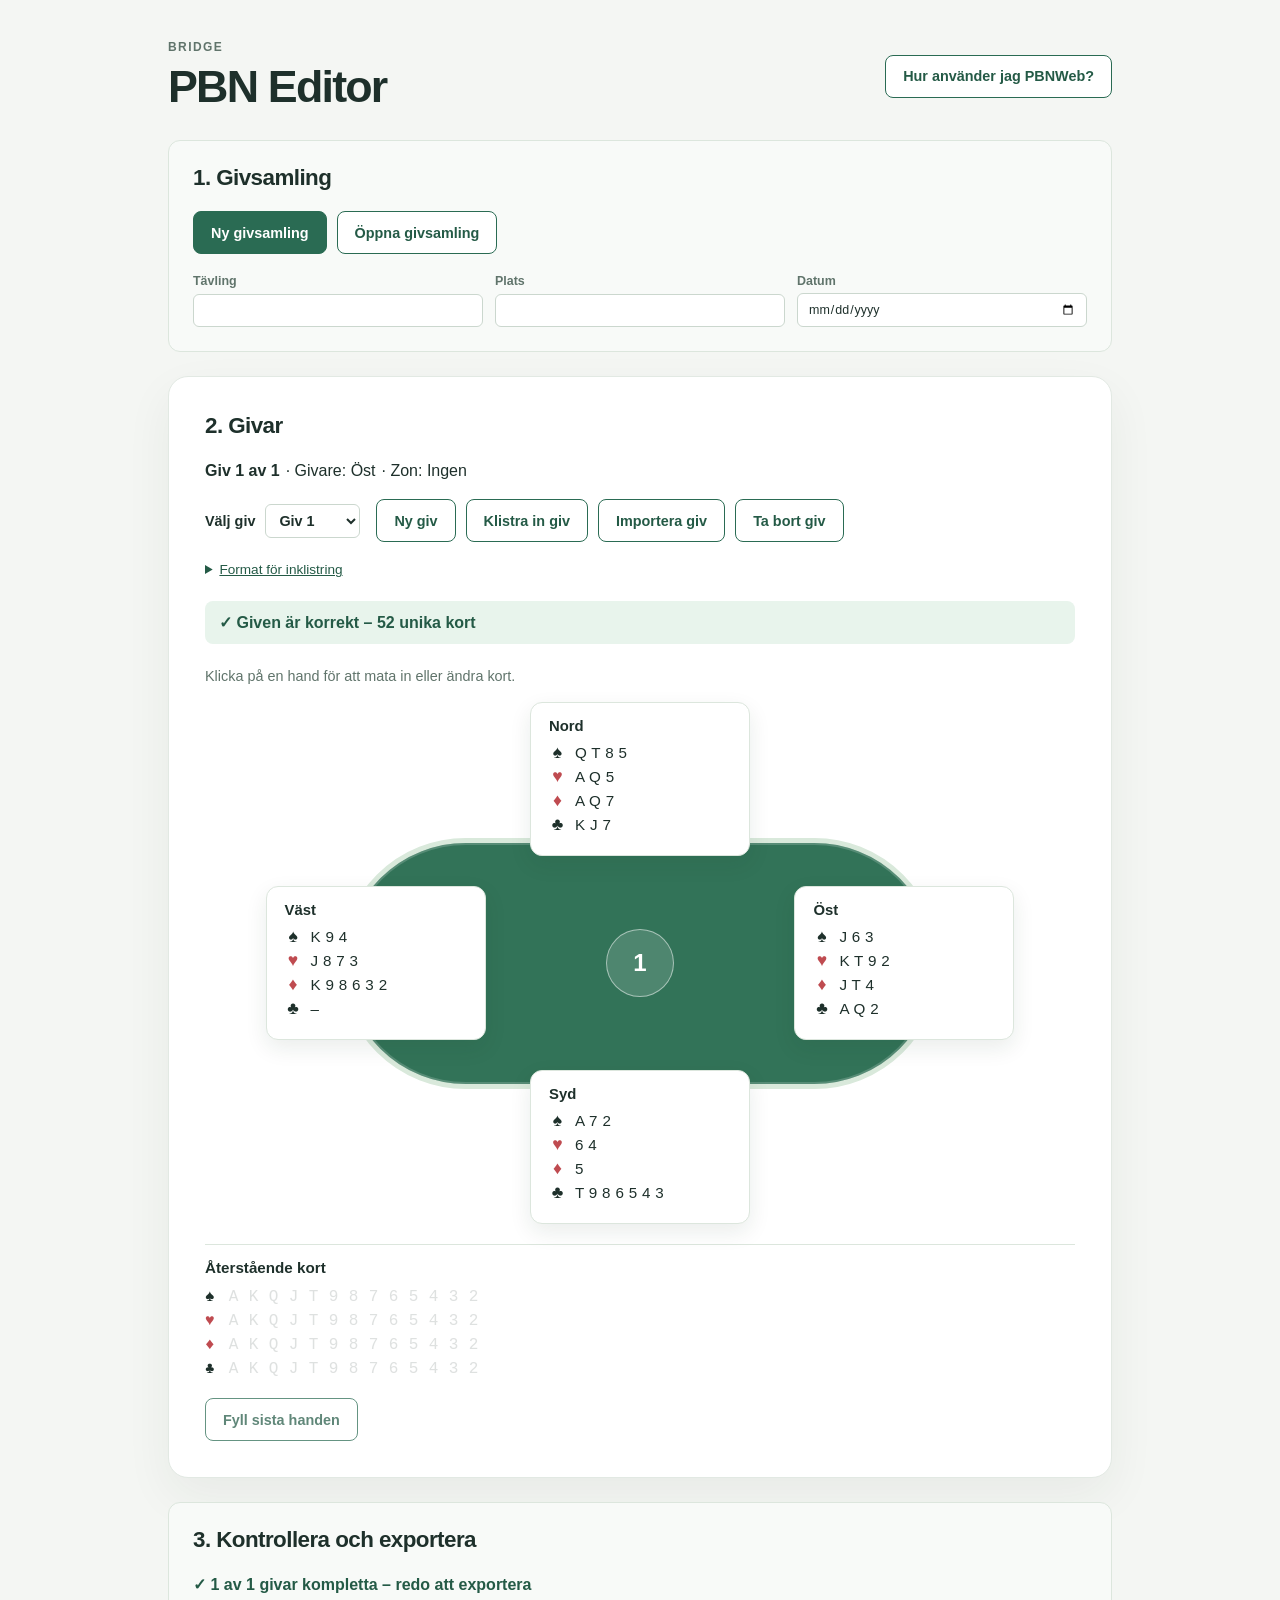
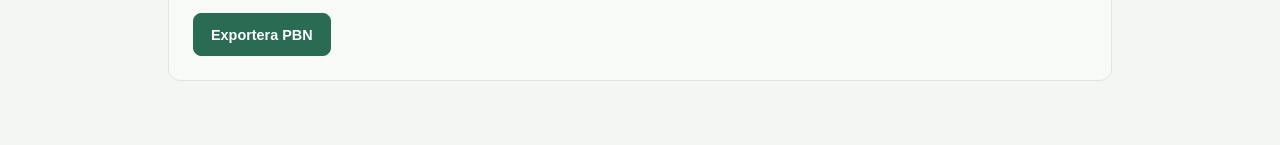
<file: index.html>
<!doctype html>
<html lang="sv">
  <head>
    <meta charset="utf-8">
    <meta name="viewport" content="width=device-width, initial-scale=1">
    <title>PBN Editor</title>
    <link rel="stylesheet" href="style.css">
    <script src="pbn-reader.js" defer></script>
    <script src="pbn-validator.js" defer></script>
    <script src="pbn-writer.js" defer></script>
    <script src="app.js" defer></script>
  </head>
  <body>
    <div class="page">
      <header class="page-header">
        <div>
          <p class="eyebrow">Bridge</p>
          <h1>PBN Editor</h1>
        </div>

        <details class="collection-help">
          <summary class="button button-secondary">Hur använder jag PBNWeb?</summary>
          <div>
            <ol>
              <li>Skapa eller öppna en givsamling.</li>
              <li>Mata in eller klistra in givar.</li>
              <li>Exportera den färdiga samlingen.</li>
            </ol>
          </div>
        </details>
      </header>

      <main>
        <section class="collection-section" aria-labelledby="collection-heading">
          <h2 id="collection-heading">1. Givsamling</h2>
          <div class="actions" aria-label="Givsamling">
            <button id="new-collection-button" class="button button-primary" type="button">Ny givsamling</button>
            <button id="open-pbn-button" class="button button-secondary" type="button">Öppna givsamling</button>
            <input id="pbn-file-input" type="file" accept=".pbn,text/plain" hidden>
          </div>
          <p id="selected-filename" class="selected-filename" hidden></p>
          <div id="collection-info" class="collection-info">
            <label>Tävling <input id="collection-event" type="text"></label>
            <label>Plats <input id="collection-site" type="text"></label>
            <label>Datum <input id="collection-date" type="date"></label>
          </div>
        </section>

        <section class="deal-section" aria-labelledby="deal-heading">
          <h2 id="deal-heading">2. Givar</h2>
          <p class="board-information">
            <strong id="current-board-label">Giv 1 av 1</strong>
            <span>· Givare: <span id="metadata-dealer">Öst</span></span>
            <span>· Zon: <span id="metadata-vulnerability">Ingen</span></span>
          </p>
          <div id="board-navigation" class="board-navigation" hidden>
            <div class="board-selector">
              <label for="board-select">Välj giv</label>
              <select id="board-select"></select>
            </div>
            <div class="board-actions" aria-label="Åtgärder för giv">
              <button id="add-deal-button" class="button button-secondary" type="button">Ny giv</button>
              <button id="paste-deal-button" class="button button-secondary" type="button">Klistra in giv</button>
              <button id="import-deal-button" class="button button-secondary" type="button">Importera giv</button>
              <input id="deal-file-input" type="file" accept=".pbn,.txt,text/plain" hidden>
              <button id="delete-deal-button" class="button button-secondary" type="button">Ta bort giv</button>
            </div>
          </div>
          <details class="paste-help">
            <summary>Format för inklistring</summary>
            <div>
              <p><code>N:3.AT.KT987.AQJ83 JT942.6543.AJ5.2 K5.K9872.63.T976 AQ876.QJ.Q42.K54</code></p>
              <ul>
                <li>N/E/S/W anger första handen: Nord/Öst/Syd/Väst. Händerna följer medurs.</li>
                <li>Färgordningen är spader.hjärter.ruter.klöver.</li>
                <li>T betyder 10.</li>
                <li>En tom färg anges med en tom position mellan punkterna, till exempel AK..QJ.987.</li>
              </ul>
            </div>
          </details>
          <p id="validation-result" class="validation-result" role="status" aria-live="polite"></p>

          <section id="paste-deal-panel" class="paste-deal-panel" aria-labelledby="paste-deal-heading" hidden>
            <h3 id="paste-deal-heading">Klistra in giv</h3>
            <label for="paste-deal-value">PBN Deal-värde</label>
            <textarea id="paste-deal-value" rows="4" placeholder="N:3.AT.KT987.AQJ83 JT942.6543.AJ5.2 K5.K9872.63.T976 AQ876.QJ.Q42.K54"></textarea>
            <button id="use-pasted-deal-button" class="button button-primary" type="button">Använd given</button>
            <div id="paste-deal-choice" class="paste-deal-choice" hidden>
              <p>Den aktuella given innehåller redan kort. Vad vill du göra?</p>
              <button id="replace-current-deal-button" class="button button-secondary" type="button">Ersätt aktuell giv</button>
              <button id="add-pasted-as-new-button" class="button button-secondary" type="button">Lägg till som ny giv</button>
            </div>
          </section>

          <section id="delete-deal-panel" class="delete-deal-panel" aria-labelledby="delete-deal-heading" hidden>
            <h3 id="delete-deal-heading">Ta bort giv</h3>
            <p>Vad vill du göra med den valda given?</p>
            <div class="delete-deal-actions">
              <button id="delete-and-renumber-button" class="button button-primary" type="button">Ta bort och numrera om</button>
              <button id="leave-empty-button" class="button button-secondary" type="button">Lämna platsen tom</button>
              <button id="cancel-delete-button" class="button button-secondary" type="button">Avbryt</button>
            </div>
          </section>

          <p class="table-instruction">Klicka på en hand för att mata in eller ändra kort.</p>
          <div class="deal-workspace">
            <div class="board" aria-label="Bridgebord med vald giv">
              <div class="table-felt" aria-hidden="true"></div>

              <button type="button" class="hand hand-north" data-edit-seat="north" aria-label="Redigera Nord" aria-controls="editor-north" aria-expanded="false">
                <span class="hand-name">Nord</span>
                <span class="suits" data-seat="north"></span>
              </button>

              <button type="button" class="hand hand-east" data-edit-seat="east" aria-label="Redigera Öst" aria-controls="editor-east" aria-expanded="false">
                <span class="hand-name">Öst</span>
                <span class="suits" data-seat="east"></span>
              </button>

              <button type="button" class="hand hand-south" data-edit-seat="south" aria-label="Redigera Syd" aria-controls="editor-south" aria-expanded="false">
                <span class="hand-name">Syd</span>
                <span class="suits" data-seat="south"></span>
              </button>

              <button type="button" class="hand hand-west" data-edit-seat="west" aria-label="Redigera Väst" aria-controls="editor-west" aria-expanded="false">
                <span class="hand-name">Väst</span>
                <span class="suits" data-seat="west"></span>
              </button>

              <div id="board-number" class="board-center" aria-hidden="true">1</div>
            </div>
            <section id="manual-entry" class="manual-entry" aria-label="Redigera vald hand" hidden>
              <fieldset id="editor-north" class="hand-entry" data-editor-seat="north" hidden>
                <legend>Redigera Nord <span data-hand-count="north">0/13</span></legend>
                <label><span>♠</span><input data-entry-seat="north" data-entry-suit="spades" type="text" aria-label="Nords spader" autocomplete="off" spellcheck="false"></label>
                <label><span class="red-suit">♥</span><input data-entry-seat="north" data-entry-suit="hearts" type="text" aria-label="Nords hjärter" autocomplete="off" spellcheck="false"></label>
                <label><span class="red-suit">♦</span><input data-entry-seat="north" data-entry-suit="diamonds" type="text" aria-label="Nords ruter" autocomplete="off" spellcheck="false"></label>
                <label><span>♣</span><input data-entry-seat="north" data-entry-suit="clubs" type="text" aria-label="Nords klöver" autocomplete="off" spellcheck="false"></label>
              </fieldset>
              <fieldset id="editor-east" class="hand-entry" data-editor-seat="east" hidden>
                <legend>Redigera Öst <span data-hand-count="east">0/13</span></legend>
                <label><span>♠</span><input data-entry-seat="east" data-entry-suit="spades" type="text" aria-label="Östs spader" autocomplete="off" spellcheck="false"></label>
                <label><span class="red-suit">♥</span><input data-entry-seat="east" data-entry-suit="hearts" type="text" aria-label="Östs hjärter" autocomplete="off" spellcheck="false"></label>
                <label><span class="red-suit">♦</span><input data-entry-seat="east" data-entry-suit="diamonds" type="text" aria-label="Östs ruter" autocomplete="off" spellcheck="false"></label>
                <label><span>♣</span><input data-entry-seat="east" data-entry-suit="clubs" type="text" aria-label="Östs klöver" autocomplete="off" spellcheck="false"></label>
              </fieldset>
              <fieldset id="editor-south" class="hand-entry" data-editor-seat="south" hidden>
                <legend>Redigera Syd <span data-hand-count="south">0/13</span></legend>
                <label><span>♠</span><input data-entry-seat="south" data-entry-suit="spades" type="text" aria-label="Syds spader" autocomplete="off" spellcheck="false"></label>
                <label><span class="red-suit">♥</span><input data-entry-seat="south" data-entry-suit="hearts" type="text" aria-label="Syds hjärter" autocomplete="off" spellcheck="false"></label>
                <label><span class="red-suit">♦</span><input data-entry-seat="south" data-entry-suit="diamonds" type="text" aria-label="Syds ruter" autocomplete="off" spellcheck="false"></label>
                <label><span>♣</span><input data-entry-seat="south" data-entry-suit="clubs" type="text" aria-label="Syds klöver" autocomplete="off" spellcheck="false"></label>
              </fieldset>
              <fieldset id="editor-west" class="hand-entry" data-editor-seat="west" hidden>
                <legend>Redigera Väst <span data-hand-count="west">0/13</span></legend>
                <label><span>♠</span><input data-entry-seat="west" data-entry-suit="spades" type="text" aria-label="Västs spader" autocomplete="off" spellcheck="false"></label>
                <label><span class="red-suit">♥</span><input data-entry-seat="west" data-entry-suit="hearts" type="text" aria-label="Västs hjärter" autocomplete="off" spellcheck="false"></label>
                <label><span class="red-suit">♦</span><input data-entry-seat="west" data-entry-suit="diamonds" type="text" aria-label="Västs ruter" autocomplete="off" spellcheck="false"></label>
                <label><span>♣</span><input data-entry-seat="west" data-entry-suit="clubs" type="text" aria-label="Västs klöver" autocomplete="off" spellcheck="false"></label>
              </fieldset>
            </section>
          </div>
          <p id="manual-entry-status" class="manual-entry-status" role="status" aria-live="polite"></p>

          <div class="card-bank" aria-labelledby="card-bank-heading">
            <h3 id="card-bank-heading">Återstående kort</h3>
            <div class="card-bank-row"><span>♠</span><span class="remaining-ranks" data-remaining-suit="spades"></span></div>
            <div class="card-bank-row"><span class="red-suit">♥</span><span class="remaining-ranks" data-remaining-suit="hearts"></span></div>
            <div class="card-bank-row"><span class="red-suit">♦</span><span class="remaining-ranks" data-remaining-suit="diamonds"></span></div>
            <div class="card-bank-row"><span>♣</span><span class="remaining-ranks" data-remaining-suit="clubs"></span></div>
          </div>
          <button id="fill-last-hand-button" class="button button-secondary fill-last-hand-button" type="button" disabled>Fyll sista handen</button>
        </section>
        <section class="export-section" aria-labelledby="export-heading">
          <h2 id="export-heading">3. Kontrollera och exportera</h2>
          <p id="collection-progress" class="collection-progress" role="status" aria-live="polite"></p>
          <button id="export-pbn-button" class="button button-primary" type="button" aria-describedby="collection-progress" disabled>Exportera PBN</button>
        </section>
      </main>
    </div>
  </body>
</html>
</file>
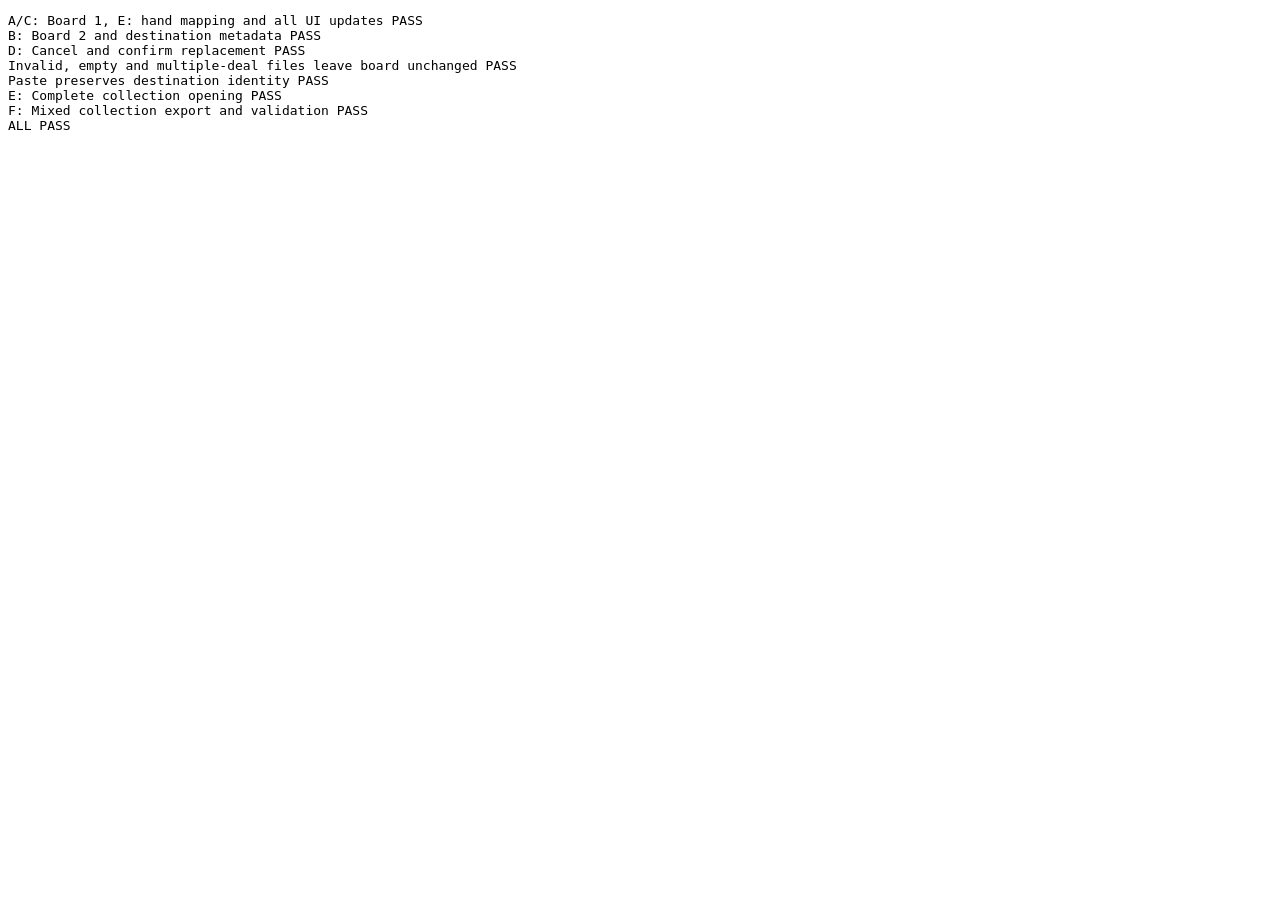
<file: pbn-import-test.html>
<!doctype html>
<meta charset="utf-8">
<title>PBN import regression tests</title>
<pre id="test-results">Running…</pre>
<iframe src="index.html" hidden></iframe>
<script>
document.querySelector('iframe').addEventListener('load', function () {
  const script = this.contentDocument.createElement('script');
  script.src = 'pbn-import-test.js';
  this.contentDocument.body.append(script);
});
</script>
</file>
<file: style.css>
:root {
  color-scheme: light;
  font-family: Arial, Helvetica, sans-serif;
  color: #1e302b;
  background: #f4f6f3;
}

* {
  box-sizing: border-box;
}

body {
  margin: 0;
}

.page {
  width: min(100%, 1000px);
  margin: 0 auto;
  padding: 40px 28px 64px;
}

.page-header,
.actions {
  display: flex;
  align-items: center;
  justify-content: space-between;
  gap: 16px;
}

.collection-help {
  position: relative;
}

.collection-help summary {
  display: flex;
  align-items: center;
  cursor: pointer;
  list-style: none;
}

.collection-help summary::-webkit-details-marker {
  display: none;
}

.collection-help > div {
  position: absolute;
  z-index: 5;
  top: calc(100% + 8px);
  right: 0;
  width: min(520px, calc(100vw - 56px));
  padding: 18px;
  border: 1px solid #dce6dd;
  border-radius: 10px;
  background: #fff;
  box-shadow: 0 12px 30px rgba(17, 52, 36, 0.14);
  font-size: 0.9rem;
}

.collection-help h3 {
  margin-bottom: 10px;
}

.collection-help ol {
  margin-bottom: 0;
  padding-left: 22px;
}

.collection-help li + li {
  margin-top: 6px;
}

.page-header {
  margin-bottom: 28px;
  flex-wrap: wrap;
}

.eyebrow {
  margin: 0 0 7px;
  color: #60746b;
  font-size: 0.75rem;
  font-weight: 700;
  letter-spacing: 0.12em;
  text-transform: uppercase;
}

h1,
h2,
h3,
p {
  margin-top: 0;
}

h1 {
  margin-bottom: 0;
  font-size: clamp(2rem, 5vw, 2.8rem);
  letter-spacing: -0.04em;
}

.actions {
  justify-content: flex-start;
  flex-wrap: wrap;
  gap: 10px;
}

.button {
  min-height: 43px;
  padding: 0 17px;
  border: 1px solid #2a6b53;
  border-radius: 8px;
  font: inherit;
  font-size: 0.9rem;
  font-weight: 700;
  white-space: nowrap;
}

.button-primary {
  background: #2a6b53;
  color: #fff;
}

.button-secondary {
  background: #fff;
  color: #245a46;
}

.button:disabled {
  cursor: not-allowed;
  opacity: 0.72;
}

.deal-section {
  padding: clamp(16px, 4vw, 36px);
  border: 1px solid #e2e9e3;
  border-radius: 20px;
  background: #fff;
  box-shadow: 0 18px 48px rgba(26, 55, 39, 0.06);
}

h2 {
  margin-bottom: 0;
  font-size: 1.4rem;
  letter-spacing: -0.025em;
}

.section-note {
  margin-bottom: 0;
  color: #6d7b73;
  font-size: 0.9rem;
}

.board-information {
  display: flex;
  flex-wrap: wrap;
  align-items: baseline;
  gap: 6px;
  line-height: 1.5;
  margin-bottom: 16px;
}

.validation-result {
  margin-bottom: 24px;
  padding: 12px 14px;
  border-radius: 8px;
  font-weight: 700;
}

.validation-success {
  background: #e8f4ec;
  color: #245a46;
}

.validation-error {
  border: 1px solid #e4b9b9;
  background: #fff0f0;
  color: #9b2f35;
}

.selected-filename {
  margin: 16px 0 0;
  overflow-wrap: anywhere;
  color: #6d7b73;
  font-size: 0.85rem;
}

.collection-info {
  display: grid;
  grid-template-columns: repeat(3, minmax(0, 1fr));
  gap: 12px;
  margin: 20px 0 0;
}

.collection-info[hidden] {
  display: none;
}

.collection-info label {
  display: grid;
  gap: 5px;
  color: #60746b;
  font-size: 0.78rem;
  font-weight: 700;
}

.collection-info input {
  min-width: 0;
  padding: 8px 10px;
  border: 1px solid #cbd7ce;
  border-radius: 6px;
  color: #1e302b;
  background: #fff;
  font: inherit;
  font-weight: 400;
}

.board-navigation {
  display: flex;
  align-items: center;
  justify-content: flex-start;
  flex-wrap: wrap;
  gap: 16px;
  margin-bottom: 14px;
  font-size: 0.9rem;
  font-weight: 700;
}

.board-selector,
.board-actions {
  display: flex;
  align-items: center;
  flex-wrap: wrap;
  gap: 10px;
}

.board-navigation[hidden] {
  display: none;
}

.board-navigation select {
  padding: 7px 28px 7px 9px;
  border: 1px solid #cbd7ce;
  border-radius: 6px;
  background: #fff;
  color: inherit;
  font: inherit;
}

.paste-deal-panel {
  margin-bottom: 18px;
  padding: 16px;
  border: 1px solid #dce6dd;
  border-radius: 10px;
  background: #f8faf8;
}

.delete-deal-panel {
  margin-bottom: 18px;
  padding: 16px;
  border: 1px solid #e4caca;
  border-radius: 10px;
  background: #fff8f8;
}

.delete-deal-panel[hidden] {
  display: none;
}

.delete-deal-panel h3,
.delete-deal-panel p {
  margin-bottom: 10px;
}

.delete-deal-actions {
  display: flex;
  flex-wrap: wrap;
  gap: 10px;
}

.paste-deal-choice {
  margin-top: 14px;
  padding-top: 14px;
  border-top: 1px solid #dce6dd;
}

.paste-deal-choice[hidden] {
  display: none;
}

.paste-deal-choice p {
  margin-bottom: 10px;
  font-weight: 700;
}

.paste-deal-panel[hidden] {
  display: none;
}

.paste-deal-panel h3 {
  margin-bottom: 12px;
  font-size: 0.95rem;
}

.paste-deal-panel label {
  display: block;
  margin-bottom: 5px;
  color: #60746b;
  font-size: 0.78rem;
  font-weight: 700;
}

.paste-deal-panel textarea {
  display: block;
  width: 100%;
  margin-bottom: 12px;
  padding: 10px;
  border: 1px solid #cbd7ce;
  border-radius: 6px;
  color: inherit;
  background: #fff;
  font: inherit;
  resize: vertical;
}

.manual-entry {
  min-width: 0;
  align-self: start;
  margin: 0;
  padding: 16px;
  border: 1px solid #dce6dd;
  border-radius: 10px;
  background: #f8faf8;
}

.manual-entry[hidden],
.hand-entry[hidden] {
  display: none;
}

.card-bank h3 {
  margin-bottom: 12px;
  font-size: 0.95rem;
}

.hand-entry {
  min-width: 0;
  margin: 0;
  padding: 0;
  border: 0;
}

.hand-entry legend {
  padding: 0 0 14px;
  font-weight: 700;
}

.hand-entry legend span {
  color: #60746b;
  font-size: 0.82rem;
}

.hand-entry label {
  display: grid;
  grid-template-columns: 22px minmax(0, 1fr);
  align-items: center;
  gap: 7px;
  margin-bottom: 7px;
  font-size: 1.1rem;
}

.hand-entry label:last-child {
  margin-bottom: 0;
}

.hand-entry input {
  width: 100%;
  padding: 8px 10px;
  border: 1px solid #cbd7ce;
  border-radius: 6px;
  color: inherit;
  font: inherit;
  text-transform: uppercase;
}

.hand-entry input.input-error {
  border-color: #bf4b50;
  background: #fff0f0;
}

.red-suit {
  color: #bf4b50;
}

.manual-entry-status {
  min-height: 20px;
  margin: 10px 0 14px;
  color: #60746b;
  font-size: 0.85rem;
}

.manual-entry-status.entry-error {
  color: #9b2f35;
  font-weight: 700;
}

.card-bank {
  margin-top: 20px;
  padding-top: 14px;
  border-top: 1px solid #dce6dd;
}

.card-bank-row {
  display: flex;
  gap: 9px;
  min-height: 24px;
  font-family: ui-monospace, SFMono-Regular, Menlo, Consolas, monospace;
}

.remaining-ranks {
  display: inline-flex;
}

.remaining-rank {
  width: 1.25em;
  flex: 0 0 1.25em;
  text-align: center;
}

.remaining-rank.used-card {
  opacity: 0.14;
}

.fill-last-hand-button {
  margin-top: 14px;
}

.board {
  position: relative;
  display: grid;
  grid-template-columns: minmax(0, 1fr) minmax(42px, 0.55fr) minmax(0, 1fr);
  grid-template-rows: 166px 190px 166px;
  align-items: center;
  justify-items: center;
  min-width: 0;
}

.table-felt {
  z-index: 0;
  grid-column: 1 / 4;
  grid-row: 1 / 4;
  width: 69%;
  height: 48%;
  border: 5px solid #d9e9db;
  border-radius: 999px;
  background: #327358;
  box-shadow: inset 0 0 0 2px rgba(255, 255, 255, 0.18);
}

.hand {
  font: inherit;
  text-align: left;
  color: inherit;
  cursor: pointer;
  z-index: 1;
  width: min(100%, 220px);
  padding: 15px 18px;
  border: 1px solid #dce6dd;
  border-radius: 12px;
  background: #fff;
  box-shadow: 0 8px 22px rgba(17, 52, 36, 0.09);
}

.hand-name {
  display: block;
  margin-bottom: 10px;
  font-size: 0.93rem;
  font-weight: 700;
}

.hand-north {
  grid-column: 1 / 4;
  grid-row: 1;
  align-self: start;
}

.hand-east {
  grid-column: 3;
  grid-row: 2;
}

.hand-south {
  grid-column: 1 / 4;
  grid-row: 3;
  align-self: end;
}

.hand-west {
  grid-column: 1;
  grid-row: 2;
}

.suit-row {
  display: flex;
  align-items: baseline;
  gap: 9px;
  min-height: 24px;
  font-size: 0.95rem;
  white-space: nowrap;
}

.suit-symbol {
  width: 17px;
  flex: 0 0 17px;
  font-size: 1.1rem;
  line-height: 1;
  text-align: center;
}

.suit-row.red .suit-symbol {
  color: #bf4b50;
}

.ranks {
  min-width: 0;
  white-space: normal;
  overflow-wrap: anywhere;
  letter-spacing: 0.02em;
}

.board-center {
  z-index: 1;
  display: grid;
  grid-column: 2;
  grid-row: 2;
  place-items: center;
  width: 68px;
  height: 68px;
  border: 1px solid rgba(255, 255, 255, 0.5);
  border-radius: 50%;
  background: rgba(255, 255, 255, 0.14);
  color: #fff;
  font-size: 1.5rem;
  font-weight: 700;
}

.sr-only {
  position: absolute;
  width: 1px;
  height: 1px;
  padding: 0;
  overflow: hidden;
  clip: rect(0, 0, 0, 0);
  white-space: nowrap;
  border: 0;
}

@media (max-width: 600px) {
  .page {
    padding: 24px 14px 40px;
  }

  .page-header {
    margin-bottom: 28px;
  }

  .collection-info {
    grid-template-columns: 1fr;
  }

  .board {
    grid-template-columns: minmax(0, 1fr) 42px minmax(0, 1fr);
    grid-template-rows: 150px 172px 150px;
  }

  .table-felt {
    width: 75%;
    height: 46%;
    border-width: 4px;
  }

  .hand {
    padding: 11px 9px;
  }

  .hand-name {
    margin-bottom: 7px;
    font-size: 0.85rem;
  }

  .suit-row {
    gap: 5px;
    min-height: 22px;
    font-size: 0.77rem;
  }

  .suit-symbol {
    width: 14px;
    flex-basis: 14px;
    font-size: 0.97rem;
  }

  .board-center {
    width: 38px;
    height: 38px;
    font-size: 1rem;
  }
}

main {
  display: grid;
  gap: 24px;
}

.collection-section,
.export-section {
  padding: 24px;
  border: 1px solid #dce6dd;
  border-radius: 12px;
  background: #f8faf8;
}

main > section > h2 {
  margin-bottom: 20px;
}

.paste-help {
  margin-bottom: 18px;
  color: #245a46;
  font-size: 0.85rem;
}

.paste-help summary {
  cursor: pointer;
  width: fit-content;
  padding: 6px 0;
  text-decoration: underline;
}

.paste-help > div {
  padding: 14px;
  border-left: 3px solid #dce6dd;
  color: #1e302b;
  line-height: 1.5;
}

.paste-help code {
  overflow-wrap: anywhere;
}

.paste-help ul {
  margin-bottom: 0;
  padding-left: 20px;
}

.collection-progress {
  line-height: 1.5;
}

.collection-ready {
  color: #245a46;
  font-weight: 700;
}

.button:not(:disabled) {
  cursor: pointer;
}

:focus-visible {
  outline: 3px solid #398366;
  outline-offset: 3px;
}

.table-instruction {
  color: #60746b;
  font-size: 0.9rem;
  margin-bottom: 18px;
}

.deal-workspace {
  display: grid;
  gap: 20px;
}

.hand[aria-expanded="true"] {
  border-color: #2a6b53;
  background: #f0f6f1;
  box-shadow: 0 0 0 1px #2a6b53;
}

.hand:hover:not(:disabled) {
  border-color: #2a6b53;
}

.hand:disabled {
  cursor: default;
}

.suits {
  display: block;
}

.manual-entry-status:empty {
  display: none;
}

@media (min-width: 900px) {
  .deal-workspace.editing-hand {
    grid-template-columns: minmax(0, 1fr) 240px;
  }
}
</file>
